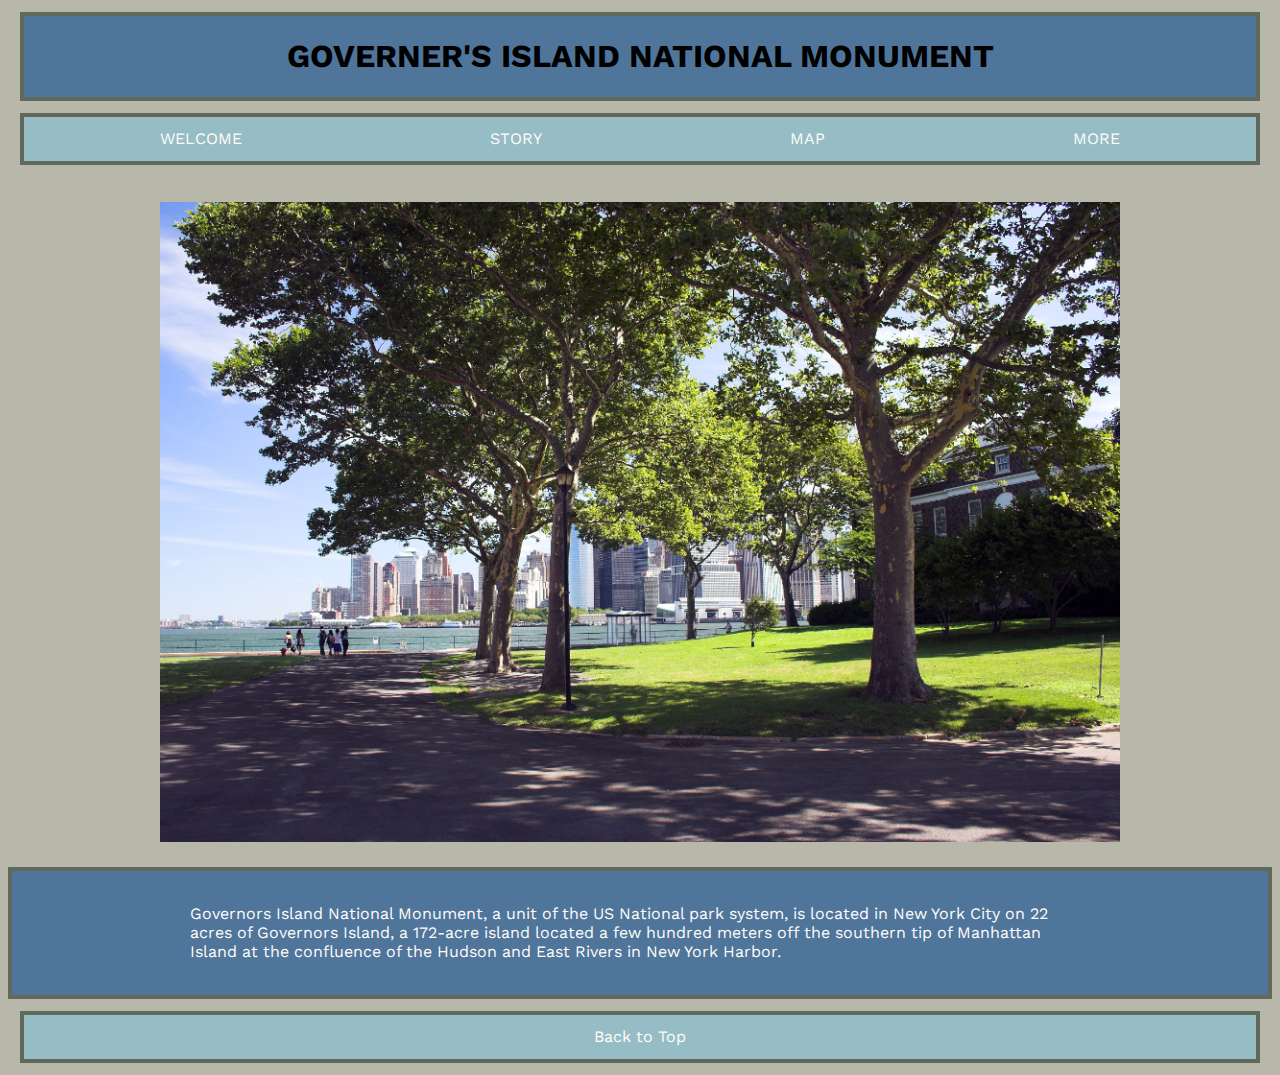
<file: index.html>
<!DOCTYPE html>
<html>
    <head>
        <title>Governer's Island</title>
        <style>
            @import url('https://fonts.googleapis.com/css?family=Work+Sans');
        </style>
        <link href="stylesheet.css" rel="stylesheet" type="text/css">
    </head>
    <body>
        
        <div class="headercontainer">
            <div class="headertext">
                <h1><a id="top">GOVERNER'S ISLAND NATIONAL MONUMENT</a></h1>
            </div>
        </div>
        
        <!--navigation bar-->
        <div class="navbarcontainer">
                <a href="index.html">WELCOME</a>
                <a href="story.html" class="navbaretext">STORY</a>
                <a href="map.html" class="navbaretext">MAP</a>
                <a href="https://www.nps.gov/gois/index.htm" class="navbaretext">MORE</a>
        </div>
        
        <!--content start-->
        <div class="splashimagecontainer">
            <img src="images/tree.jpg">
        </div>
        
        <div class="welcometextbox">
            <div class="bodytext">
                <p>Governors Island National Monument, a unit of the US National park system, is located in New York City on 22 acres of Governors Island, a 172-acre island located a few hundred meters off the southern tip of Manhattan Island at the confluence of the Hudson and East Rivers in New York Harbor.</p>
            </div>
        </div>  
        
        <div class="gototop"> 
            <a href="#top" class="navbartext">Back to Top</a>
        </div>
        

    </body>
</html>
</file>
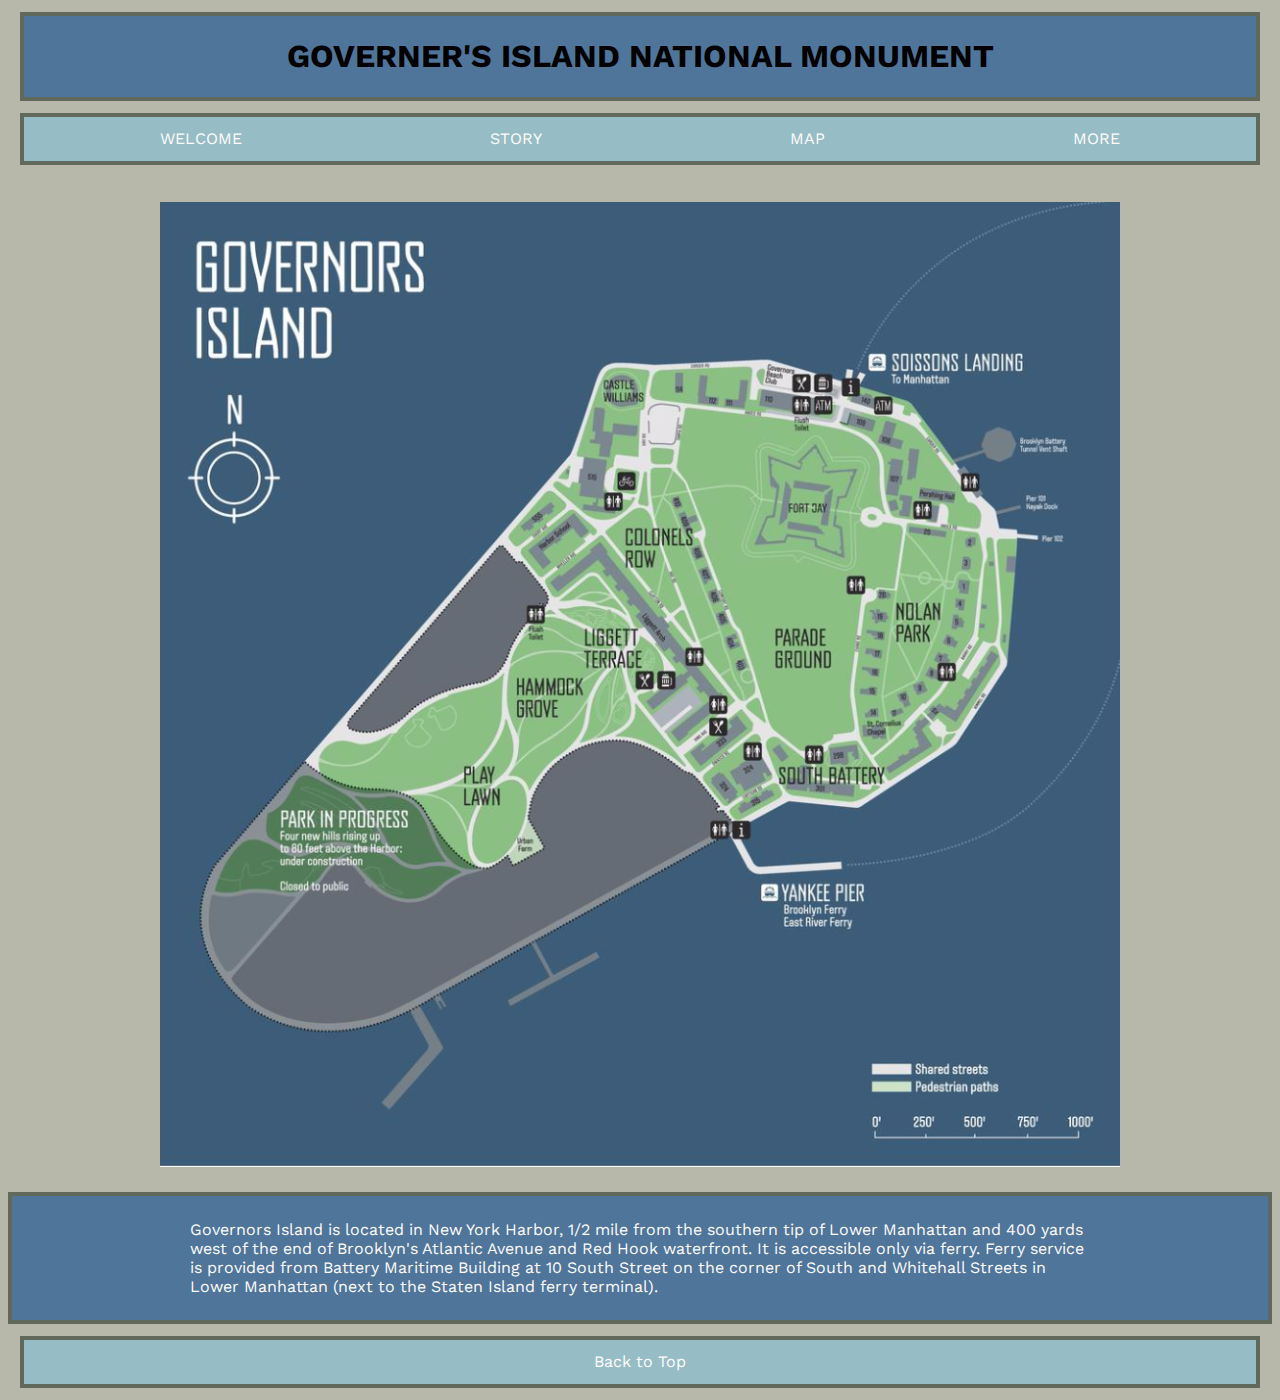
<file: map.html>
<!DOCTYPE html>
<html>
    <head>
        <title>Governer's Island Map & Directions</title>
        <style>
            @import url('https://fonts.googleapis.com/css?family=Work+Sans');
        </style>
        <link href="stylesheet.css" rel="stylesheet" type="text/css">

    </head>
    <body>
        
        <div class="headercontainer">
            <div class="headertext">
                <h1><a id="top">GOVERNER'S ISLAND NATIONAL MONUMENT</a></h1>
            </div>
        </div>
        
        <!--navigation bar-->
         <div class="navbarcontainer">
            <a href="index.html" class="navbaretext">WELCOME</a>
            <a href="story.html" class="navbaretext">STORY</a>
            <a href="map.html" class="navbaretext">MAP</a>
            <a href="https://www.nps.gov/gois/index.htm" class="navbaretext">MORE</a>
        </div>
        
        <!--map and location-->
        <div class="mapcontainer">
            <img src="images/map.jpg">
                
        </div>
        
        <div class="welcometextbox">
    <div class="bodytext">
<p>Governors Island is located in New York Harbor, 1/2 mile from the southern tip of Lower Manhattan and 400 yards west of the end of Brooklyn's Atlantic Avenue and Red Hook waterfront. It is accessible only via ferry. Ferry service is provided from Battery Maritime Building at 10 South Street on the corner of South and Whitehall Streets in Lower Manhattan (next to the Staten Island ferry terminal).</p>
    </div>
    </div>
        
       <div class="gototop"> 
            <a href="#top" class="navbartext">Back to Top</a>
        </div>  

    </body>
</html>
</file>
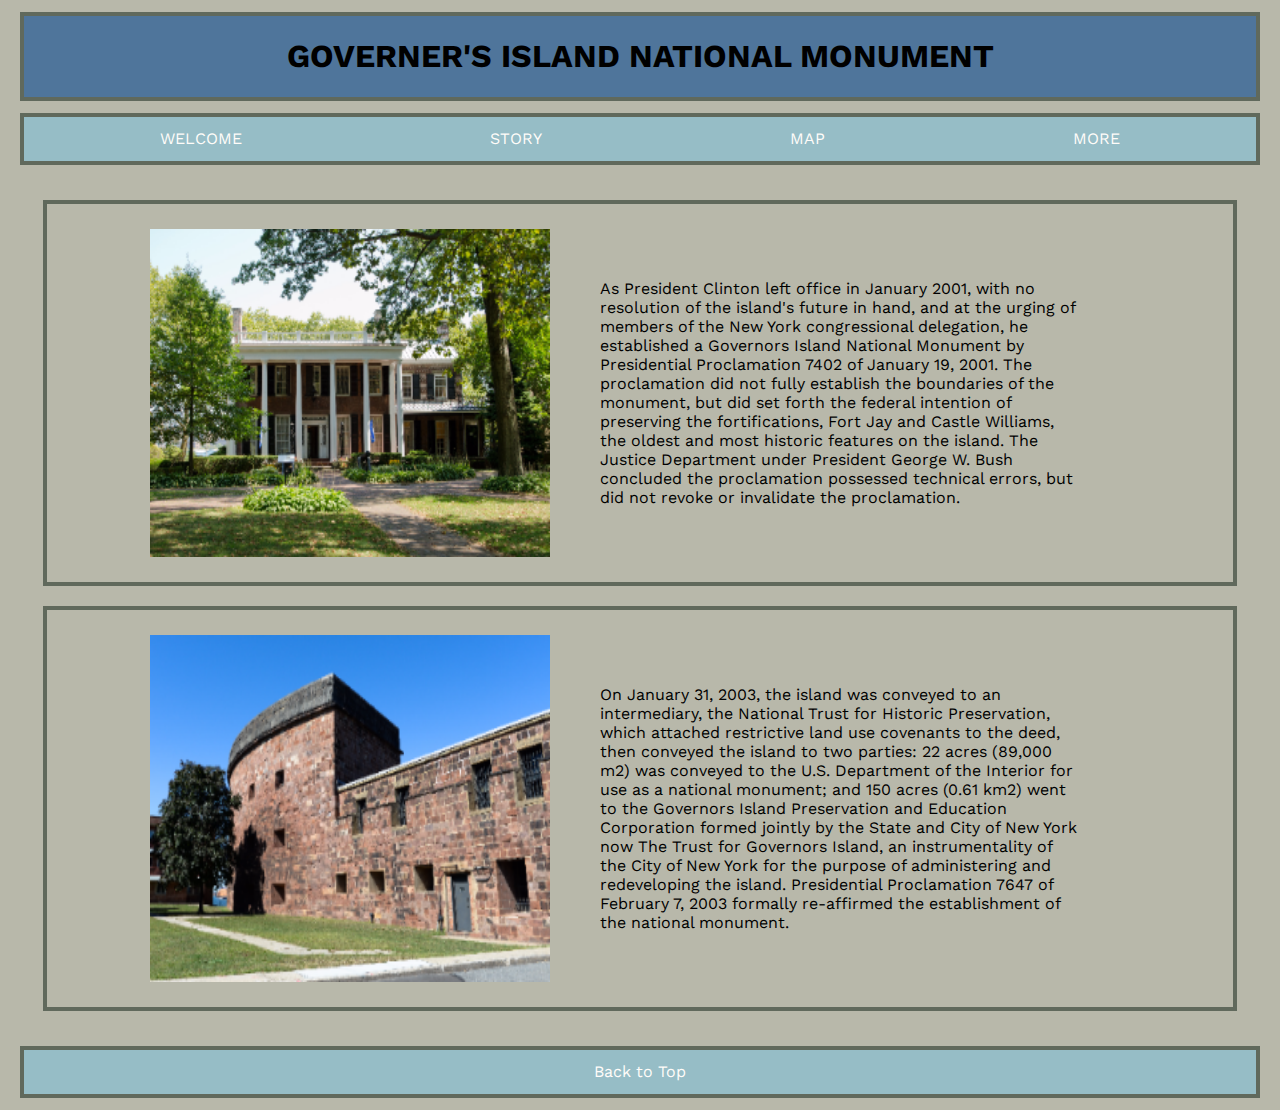
<file: story.html>
<!DOCTYPE html>
<html>
    <head>
        <title>Governer's Island Story</title>
        <style>
            @import url('https://fonts.googleapis.com/css?family=Work+Sans');
        </style>
        <link href="stylesheet.css" rel="stylesheet" type="text/css">

    </head>
    <body>
        
        <div class="headercontainer">
            <div class="headertext">
                <h1><a id="top">GOVERNER'S ISLAND NATIONAL MONUMENT</a></h1>
            </div>
        </div>
        
        <!--navigation bar-->
         <div class="navbarcontainer">
            <a href="index.html" class="navbaretext">WELCOME</a>
            <a href="story.html" class="navbaretext">STORY</a>
            <a href="map.html" class="navbaretext">MAP</a>
            <a href="https://www.nps.gov/gois/index.htm" class="navbaretext">MORE</a>
        </div>
        
        <!--photo & text containers-->
        <div class="storybox">
            
            <div class="storycolumn">
                <img class="storyimage" src="images/admiralshouse.jpg">
        
                <div class="storytext">
                    As President Clinton left office in January 2001, with no resolution of the island's future in hand, and at the urging of members of the New York congressional delegation, he established a Governors Island National Monument by Presidential Proclamation 7402 of January 19, 2001. The proclamation did not fully establish the boundaries of the monument, but did set forth the federal intention of preserving the fortifications, Fort Jay and Castle Williams, the oldest and most historic features on the island. The Justice Department under President George W. Bush concluded the proclamation possessed technical errors, but did not revoke or invalidate the proclamation.
                </div>
        </div>
        
        <div class="storycolumn">
        <img class="storyimage" src="images/castlewilliams.jpg">
        
        <div class="storytext">
            On January 31, 2003, the island was conveyed to an intermediary, the National Trust for Historic Preservation, which attached restrictive land use covenants to the deed, then conveyed the island to two parties: 22 acres (89,000 m2) was conveyed to the U.S. Department of the Interior for use as a national monument; and 150 acres (0.61 km2) went to the Governors Island Preservation and Education Corporation formed jointly by the State and City of New York now The Trust for Governors Island, an instrumentality of the City of New York for the purpose of administering and redeveloping the island. Presidential Proclamation 7647 of February 7, 2003 formally re-affirmed the establishment of the national monument.
        </div>
        </div>
        
        </div>
        
        <div class="gototop"> 
            <a href="#top" class="navbartext">Back to Top</a>
        </div> 

    </body>
</html>
</file>
<file: stylesheet.css>
body {
    background-color: #B8B8AA;
}

h1 {
    font-family: 'Work Sans', sans-serif;
    font-size: 32px;
}


id {
    color: #000000;
    background-color: #4F759B;
    text-decoration: none;
}

a:link {
    color: #FFFCF9; 
    background-color: #96BDC6; 
    text-decoration: none;
}

a:visited {
    color: #FFFCF9;
    background-color: #96BDC6;
    text-decoration: none;
}

a:hover {
    color: #4F759B;
    background-color: #96BDC6;
    text-decoration: underline;
}

a:active {
    color: #96BDC6;
    background-color: #96BDC6;
    text-decoration: underline;
}

/*header*/
.headercontainer {
    border: 4px solid #60695C;
    background-color: #4F759B;
    margin: 12px;
}

.headertext {
    background-color: #4F759B;
    height: 100%;
    display: flex;
    justify-content: center;
    align-content: center;
    font-family: 'Work Sans', sans-serif;
    
}
/*navigation bar*/
.navbarcontainer {
    border: 4px solid #60695C;
    background-color: #96BDC6;
    margin: 12px;
    padding: 12.5px;
    display: flex;
    justify-content: space-around;
    align-content: center;
    font-family: 'Work Sans', sans-serif;
    
}

.navbartext {
    background-color: #96BDC6;
    font-family: 'Work Sans' sans-serif;
    
}

.splashimagecontainer {
    margin: auto;
    padding: 25px;
    display: flex;
    justify-content: center;
}

.welcometextbox {
    background-color: #4F759B;
    border: 4px solid #60695C;
    display: flex;
    justify-content: center;
}

/*makes text uniform*/
.bodytext {
    
    color: #FFFCF9;
    width: 900px;
    height: 50px;
    margin: 12px;
    padding: 25px;
    display: flex;
    justify-content: center;
    align-items: center;
    font-family: 'Work Sans', sans-serif;
}


.gototop {
    border: 4px solid #60695C;
    background-color: #96BDC6;
    width: auto;
    margin: 12px;
    padding: 12.5px;
    display: flex;
    justify-content: space-around;
    align-content: center;
    font-family: 'Work Sans', sans-serif;
}

/*story page*/
.storybox {
    width: auto;
    margin: 25px;
    display: flex;
    column-count: 2;
    justify-content: center;
    flex-direction: column;

}

.storycolumn {
    width: auto;
    border: 4px solid #60695C;
    padding: 25px;
    margin: 10px;
    font-family: 'Work Sans', sans-serif;
    display: flex;
    justify-content: center;
}

.storyimage {
    width: 400px;
}

.storytext {
    width: 480px;
    padding: 25px;
    margin: 25px;
    font-family: 'Work Sans', sans-serif;
}

/*map page*/
.mapcontainer {
    margin: auto; 
    padding: 25px;
    display: flex;
    justify-content: center;
}
</file>
